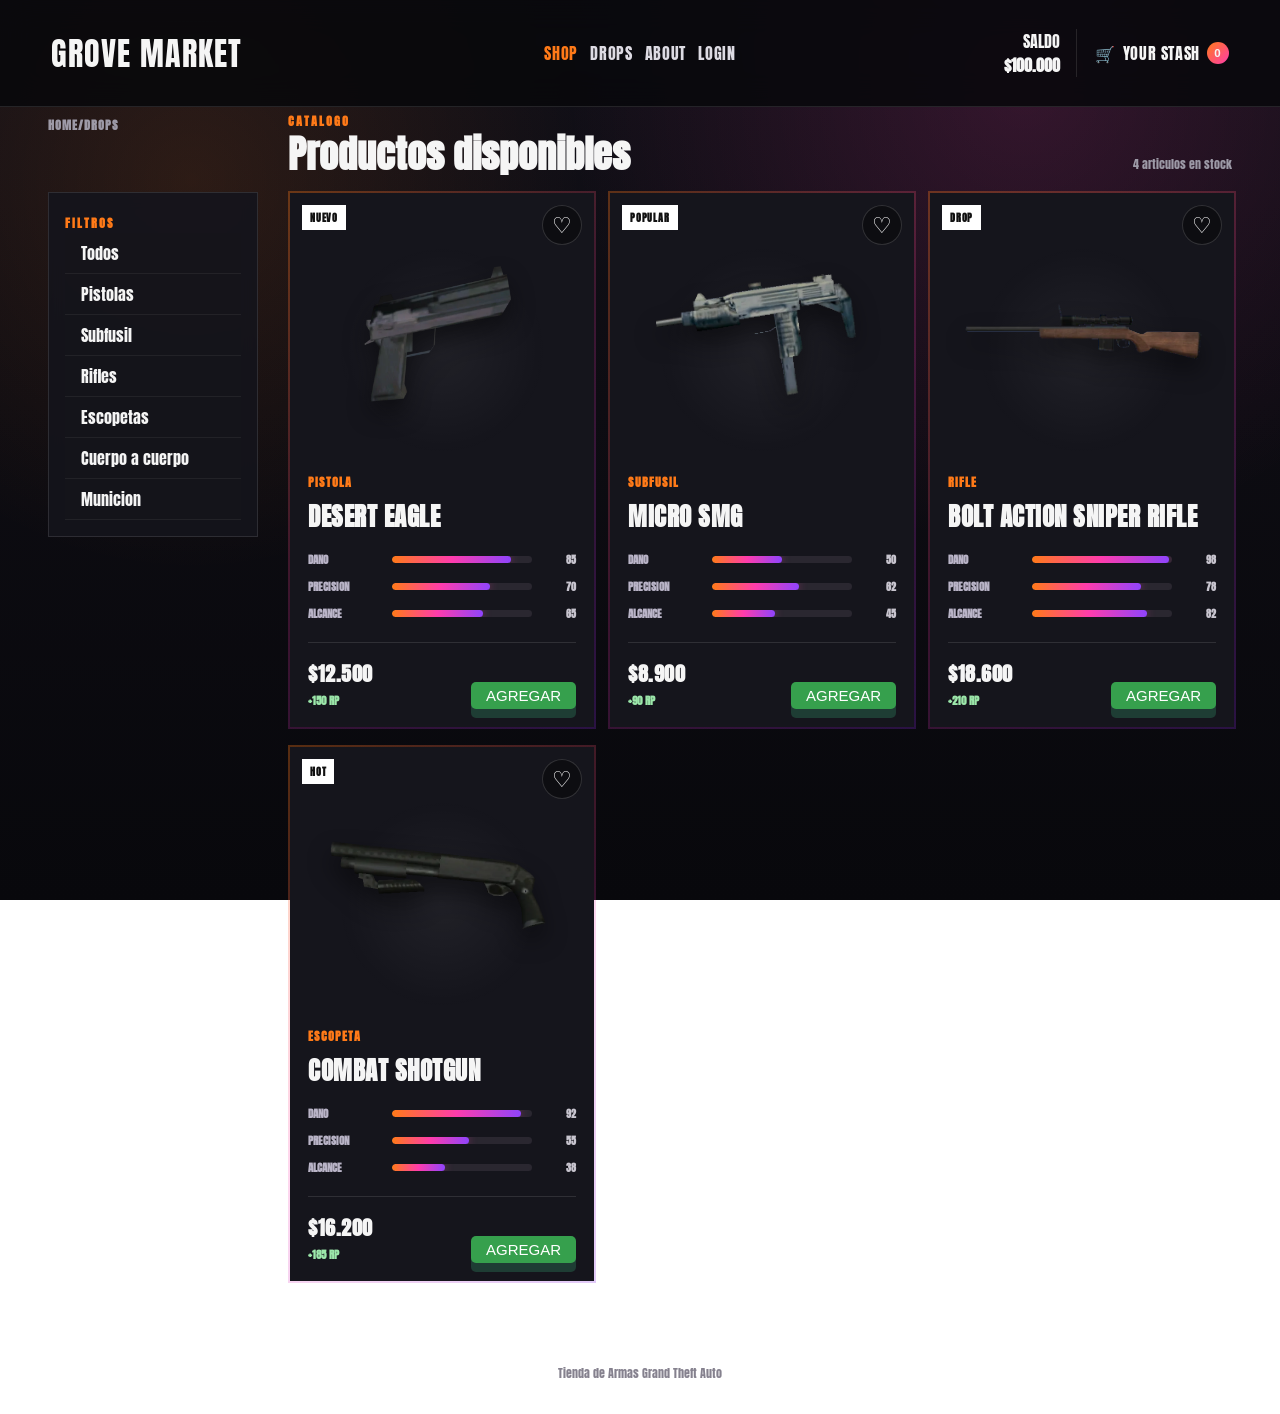
<file: index.html>
<!DOCTYPE html>
<html lang="es">

<head>
    <meta charset="UTF-8">
    <meta name="viewport" content="width=device-width, initial-scale=1.0">
    <title>Grove Market</title>
    <link rel="stylesheet" href="estilos/style.css">
    <link rel="stylesheet" href="estilos/style-home.css">
    <link rel="stylesheet" href="estilos/product.css">
    <link rel="stylesheet" href="estilos/style-cart.css">
    <link rel="stylesheet" href="estilos/style-checkout.css">
    <link rel="stylesheet" href="estilos/style-login.css">
    <link rel="stylesheet" href="estilos/admin.css">
</head>

<body>
    <header id="header"></header>

    <div id="content"></div>

    <footer id="footer"></footer>

    <script src="scripts/scripts.js"></script>
    <script src="scripts/scripts-home.js"></script>
    <script src="scripts/product.js"></script>
    <script src="scripts/script-cart.js"></script>
    <script src="scripts/script-checkout.js"></script>
    <script src="scripts/login.js"></script>
    <script src="scripts/admin.js"></script>
</body>

</html>
</file>
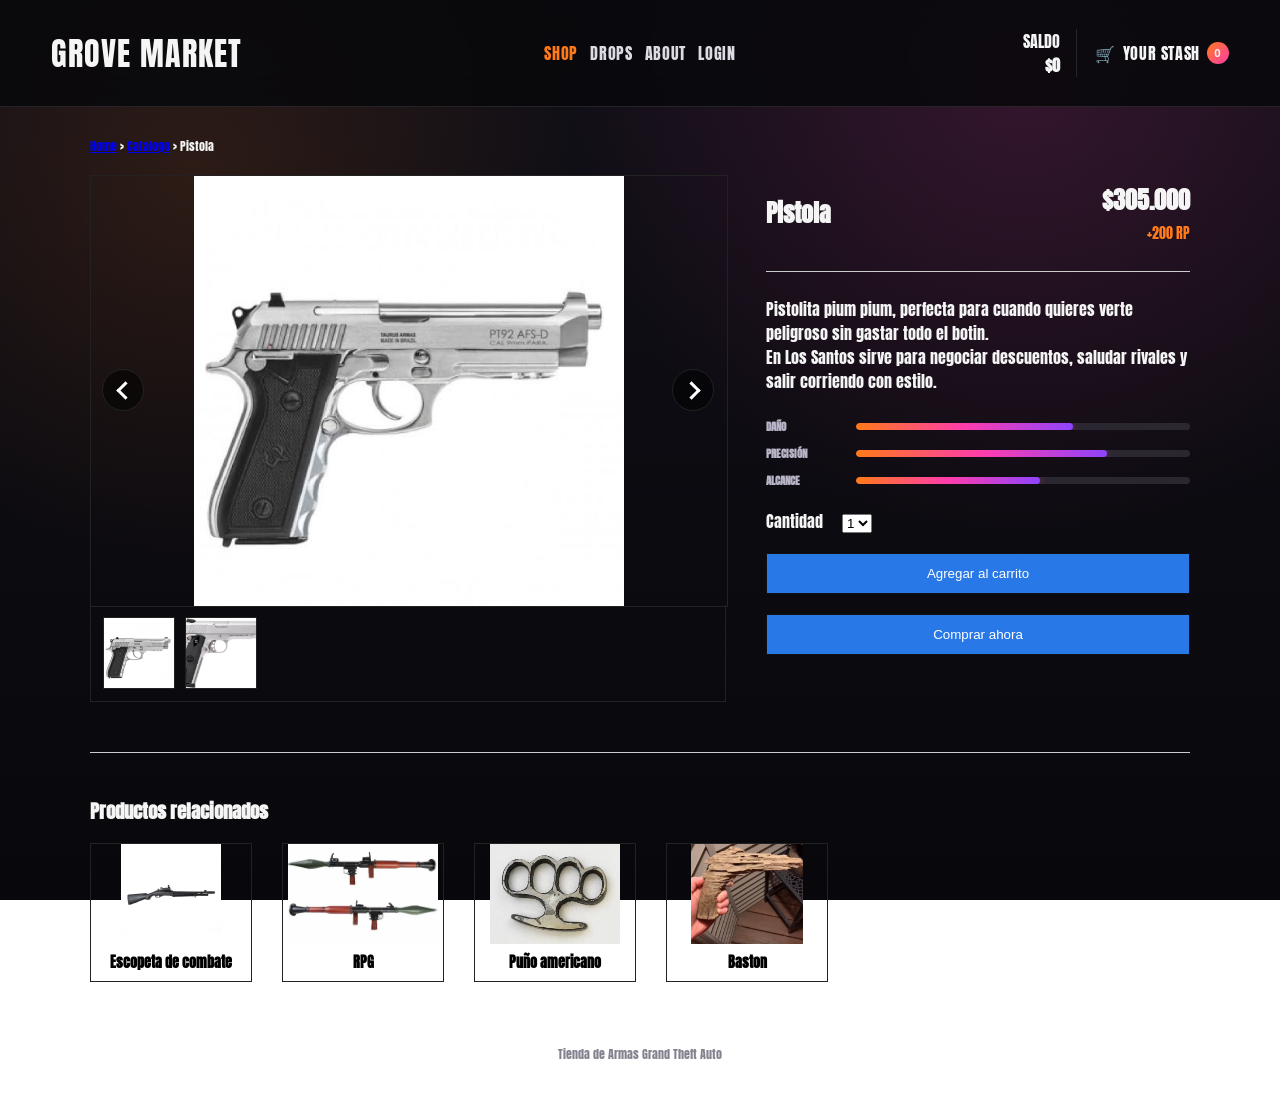
<file: Product/product.html>
<!DOCTYPE html>
<html lang="es">

<head>
    <meta charset="UTF-8">
    <meta name="viewport" content="width=device-width, initial-scale=1.0">
    <title>Producto</title>

    <link rel="stylesheet" href="../estilos/style.css">
    <link rel="stylesheet" href="./product.css">
</head>

<body>
    <header id="header"></header>

    <main class="detalle-producto">
        <!-- Ruta de navegacion del producto actual. -->
        <nav class="breadcrumb" aria-label="Breadcrumb">
            <a href="../index.html">Home</a> &gt;
            <a href="../index.html#Catalogo">Catalogo</a> &gt;
            <span id="breadcrumbProducto"></span>
        </nav>

        <!-- Imagen principal y miniaturas del producto. -->
        <section class="producto">
            <div class="producto-imagenes">
                <div class="slider-imagen">
                    <button class="flecha flecha-izquierda" onclick="anterior()" aria-label="Imagen anterior"></button>

                    <img id="imagenProducto" alt="producto">

                    <button class="flecha flecha-derecha" onclick="siguiente()" aria-label="Imagen siguiente"></button>
                </div>

                <div class="miniaturas">
                    <img src="../assets-img/Pistola.jpg" alt="Pistola principal" onclick="mostrarImagenPorIndice(0)">
                    <img src="../assets-img/pistola2.jpg" alt="Pistola secundaria" onclick="mostrarImagenPorIndice(1)">
                </div>
            </div>

            <!-- Informacion y acciones del producto seleccionado. -->
            <div class="producto-info">
                <div class="producto-titulo">
                    <h1 id="nombreProducto"></h1>
                    <div class="producto-precio">
                        <h2 id="precioProducto"></h2>
                        <span id="rpProducto"></span>
                    </div>
                </div>

                <p id="descripcionProducto"></p>

                <!-- Estadisticas del producto seleccionado. -->
                <div class="weapon-stats" id="estadisticasProducto"></div>

                <label for="cantidadProducto">Cantidad</label>
                <select id="cantidadProducto">
                    <option value="1">1</option>
                    <option value="2">2</option>
                    <option value="3">3</option>
                    <option value="4">4</option>
                    <option value="5">5</option>
                </select>

                <button>Agregar al carrito</button>
                <button>Comprar ahora</button>
            </div>
        </section>

        <section class="productos-relacionados">
            <h3>Productos relacionados</h3>

            <div class="relacionados-lista" id="productosRelacionados"></div>
        </section>
    </main>

    <footer id="footer"></footer>

    <script src="../scripts/scripts.js"></script>
    <script src="./product.js"></script>
</body>

</html>
</file>
<file: estilos/style.css>
@import url('https://fonts.googleapis.com/css2?family=Anton&display=swap');

:root {
  --bg: #08080c;
  --panel: #15151c;
  --panel-2: #101016;
  --text: #f5f5f5;
  --muted: #9d9aa7;
  --border: rgba(255,255,255,.11);
  --orange: #ff7a18;
  --pink: #ff3cac;
  --purple: #8a2be2;
  --green: #36a04d;
  --danger: #ff4d5d;
}
body{
    margin: 0;
    min-height: 100vh;

    font-family: "Anton", sans-serif;

    color: #f5f5f5;

    background:
        radial-gradient(
            circle at 80% 10%,
            rgba(255, 60, 172, 0.15),
            transparent 35%
        ),
        radial-gradient(
            circle at 15% 20%,
            rgba(255, 122, 24, 0.12),
            transparent 30%
        ),
        linear-gradient(
            180deg,
            #121018 0%,
            #0d0c12 45%,
            #08080c 100%
        );

    background-attachment: fixed;
      box-sizing: border-box;
}
html {
    scroll-behavior: smooth;
}


header{
    display: flex;
    align-items: center;
    justify-content: space-evenly;
    border-bottom: 0.5px solid #dfdfdf;
    flex-wrap: wrap;
    position: sticky;
    top: 0;
    z-index: 100;
    min-height: 78px;
    grid-template-columns: auto 1fr auto;
    align-items: center;
    gap: 28px;
    padding: 14px clamp(18px, 4vw, 64px);
    border-bottom: 1px solid var(--border);
    background: rgba(8,8,12,.88);
    backdrop-filter: blur(16px);
}

header section:nth-child(2){
    display: flex;
    gap: 12px;
}

header a{
    text-decoration: none;
    color: inherit;
}

header a:hover{
    color: orange;
}

header span.logo{
    display: none;
}

header p:hover span.logo {
  display: inline;
}

footer{
    padding: 20px;
    border-top: 1px solid var(--border);
    color: #85818e;
    text-align: center;
    font-size: .74rem;
}
button, a { 
    -webkit-tap-highlight-color: transparent; 
}

.brand {
  font-family: Anton, Impact, sans-serif;
  font-size: clamp(1.4rem, 3vw, 2rem);
  letter-spacing: 1px;
  text-decoration: none;
  white-space: nowrap;
}
.main-nav { 
    display: flex; 
    gap: 22px; 
    justify-content: center; 
}
.main-nav a {
  position: relative;
  text-decoration: none;
  font-family: Anton, Impact, sans-serif;
  letter-spacing: .7px;
  color: #dddbe3;
}
.main-nav a:hover, .main-nav a.active { 
    color: var(--orange); 
}

.balance-box{
    display: flex;
    flex-direction: column;
    align-items: flex-end;
    min-width: 105px;
    padding: 7px 10px;
    border-right: 1px solid var(--border);
}
.cart-link {
  position: relative;
  display: flex;
  align-items: center;
  gap: 7px;
  text-decoration: none;
  font-family: Anton, Impact, sans-serif;
  letter-spacing: .6px;
  white-space: nowrap;
}
.cart-count {
  min-width: 22px;
  height: 22px;
  display: grid;
  place-items: center;
  border-radius: 50%;
  background: linear-gradient(135deg, var(--orange), var(--pink));
  font-family: Inter, sans-serif;
  font-size: .72rem;
  font-weight: 900;
}
.cart-count {
  min-width: 22px;
  height: 22px;
  display: grid;
  place-items: center;
  border-radius: 50%;
  background: linear-gradient(135deg, var(--orange), var(--pink));
  font-family: Inter, sans-serif;

}

/* Alineacion final del encabezado */
header {
    display: grid;
    grid-template-columns: minmax(220px, 1fr) auto minmax(220px, 1fr);
    justify-content: initial;
    flex-wrap: nowrap;
}

header > section:first-child {
    justify-self: start;
}

header > .main-nav {
    justify-self: center;
}

header > .header-actions {
    justify-self: end;
    margin-right: 18px;
}

header > section:last-child {
    justify-self: end;
}

.balance-box {
    min-width: auto;
    padding: 0 16px 0 0;
}

/* Correccion del encabezado en una sola fila */
header {
    grid-template-columns: minmax(220px, 1fr) auto minmax(220px, 1fr);
}

header > .header-actions {
    display: flex;
    align-items: center;
    justify-self: end;
    gap: 18px;
    margin-right: 0;
}

header > section:last-child {
    justify-self: initial;
}

/* Encabezado alineado: logo izquierda, menu centro, saldo y carrito derecha */
header {
    display: grid;
    grid-template-columns: minmax(220px, 1fr) auto minmax(220px, 1fr);
    align-items: center;
    justify-content: initial;
    flex-wrap: nowrap;
}

header > section:first-child {
    justify-self: start;
}

header > .main-nav {
    justify-self: center;
}

header > .header-actions {
    display: flex;
    align-items: center;
    justify-content: flex-end;
    justify-self: end;
    gap: 18px;
    margin-right: 0;
}

header > .header-actions .balance-box {
    min-width: auto;
    padding: 0 16px 0 0;
}





/* Adaptacion del encabezado a pantallas medianas y pequenas */
@media (max-width: 900px) {
    header {
        grid-template-columns: 1fr auto;
        gap: 12px 18px;
    }

    header > .main-nav {
        grid-column: 1 / -1;
        grid-row: 2;
        justify-self: center;
    }

    header > .header-actions {
        justify-self: end;
    }
}

@media (max-width: 560px) {
    header {
        grid-template-columns: 1fr;
        justify-items: center;
        padding: 12px 16px;
    }

    header > section:first-child,
    header > .main-nav,
    header > .header-actions {
        justify-self: center;
    }

    header > .header-actions {
        flex-wrap: wrap;
        justify-content: center;
        gap: 10px;
    }

    header > .header-actions .balance-box {
        align-items: center;
        border-right: none;
        padding-right: 0;
    }
}
</file>
<file: estilos/style-home.css>
/* mensale alerta */
.mensaje-alerta-container {
  display: none;
  position: fixed;
  top: 90px;
  right: 25px;
  z-index: 1000;
  padding: 15px 22px;
  background:
    linear-gradient(#15151c, #15151c) padding-box,
    linear-gradient(135deg,
      #ff7a18,
      #ff3cac,
      #8a2be2) border-box;
  border: 2px solid transparent;
  border-radius: 8px;
  box-shadow: 0 10px 30px rgba(0, 0, 0, 0.5);
  animation: aparecerMensaje 0.3s ease;
}

@keyframes aparecerMensaje {
  from {
    opacity: 0;
    transform: translateX(30px);
  }

  to {
    opacity: 1;
    transform: translateX(0);
  }
}

/* estilos para el contenido de HOME.HTML */
div.contenedor {
  display: flex;
  flex-direction: column;
  align-items: flex-start;
  gap: 25px;
  width: 100%;
}

.section-heading {
  display: flex;
  align-items: end;
  justify-content: space-between;
  gap: 20px;
  margin-bottom: 18px;
}

.stock-note {
  color: var(--muted);
  font-size: .78rem;
}

.eyebrow,
.panel-title {
  color: var(--orange);
  font-size: .72rem;
  font-weight: 900;
  letter-spacing: 1.4px;
  text-transform: uppercase;
}


.product-grid {
  display: grid;
  grid-template-columns: repeat(3, minmax(0, 1fr));
  gap: 20px;
}

.product-card {
  position: relative;
  overflow: hidden;
  min-width: 0;
  border: 2px solid transparent;
  background:
    linear-gradient(#15151c, #15151c) padding-box,
    linear-gradient(135deg, rgba(255, 122, 24, .32), rgba(255, 60, 172, .20), rgba(138, 43, 226, .25)) border-box;
  transition: transform .2s ease, box-shadow .2s ease;
}

.product-card:hover {
  transform: translateY(-5px);
  box-shadow: 0 20px 46px rgba(0, 0, 0, .36);
  background:
    linear-gradient(#15151c, #15151c) padding-box,
    linear-gradient(135deg, var(--orange), var(--pink), var(--purple)) border-box;
}

.weapon-stats {
  display: flex;
  flex-direction: column;
  gap: 9px;
  margin-bottom: 18px;
}

.product-content {
  padding: 18px;
}

.name-product {
  margin: 0 0 16px;
  font-family: Anton, Impact, sans-serif;
  font-size: 1.55rem;
  letter-spacing: .5px;
  text-transform: uppercase;
}

/* estilos para el titulo del producto <a>*/
.product-title-link {
  text-decoration: none;
  color: inherit;
}

.product-title-link:hover .name-product {
  color: var(--orange);
}

/* editar categoria del producto */
.product-category {
  display: block;
  color: var(--orange);
  font-size: 0.72rem;
  font-weight: 800;
  letter-spacing: 1px;
  text-transform: uppercase;
  margin-bottom: 7px;
}

.product-footer>div {
  display: flex;
  flex-direction: column;
  gap: 4px;
}

.product-price {
  font-size: 1.3rem;
  font-weight: 900;
  color: var(--text);
}

.product-footer {
  display: flex;
  align-items: flex-end;
  justify-content: space-between;
  gap: 14px;

  padding-top: 16px;
  border-top: 1px solid var(--border);
}

.weapon-stats {
  display: flex;
  flex-direction: column;
  gap: 10px;
  margin-bottom: 20px;
}

.stat {
  display: grid;
  grid-template-columns: 72px 1fr 28px;
  gap: 9px;
  align-items: center;
}

.stat b {
  color: #c7c4ce;
  font-size: .62rem;
  text-align: right;
}

.stat span {
  font-size: 0.7rem;
  color: var(--muted);
  text-transform: uppercase;
  font-weight: 700;
}

.stat-bar {
  height: 7px;
  background: #2a2730;
  border-radius: 999px;
  overflow: hidden;
}

.stat-value {
  height: 100%;
  border-radius: inherit;

  background: linear-gradient(90deg,
      var(--orange),
      var(--pink),
      var(--purple));

  box-shadow: 0 0 10px rgba(255, 60, 172, 0.4);
}

/*botones*/
.favorite-btn {
  position: absolute;
  top: 12px;
  right: 12px;
  width: 40px;
  height: 40px;
  display: grid;
  place-items: center;
  border-radius: 50%;
  border: 1px solid rgba(255, 255, 255, 0.15);
  background: rgba(10, 10, 14, 0.7);
  color: white;
  font-size: 1.4rem;
  cursor: pointer;
  backdrop-filter: blur(8px);
  transition: 0.2s ease;
}

.favorite-btn:hover {
  color: var(--pink);
  border-color: var(--pink);
  transform: scale(1.08);
}

.favorite-btn:hover {
  color: var(--pink);
  border-color: var(--pink);
  transform: scale(1.08);
}

.btn-agregar-item {
  display: inline-block;
  padding: 5px 15px;
  font-size: 15px;
  cursor: pointer;
  text-align: center;
  text-decoration: none;
  color: #fff;
  background-color: #36a04d;
  border: none;
  border-radius: 5px;
  box-shadow: 0 9px #1e3d34;
}

button:active {
  box-shadow: 0 5px #666;
  transform: translateY(4px);
}

/* estadísticas */

.product-detail-info {
  display: flex;
  flex-direction: column;
  justify-content: center;
  padding: 18px 8px;
}

.product-detail-info h1 {
  font-size: clamp(2.4rem, 5vw, 4.4rem);
  line-height: .95;
}

.product-description {
  color: #c5c2cb;
  line-height: 1.72;
}

.detail-stats {
  display: flex;
  flex-direction: column;
  gap: 13px;
  margin: 20px 0 26px;
}

.detail-stats .stat {
  grid-template-columns: 86px 1fr 34px;
}

/* pie de pagina del producto */
.product-footer {
  display: flex;
  align-items: flex-end;
  justify-content: space-between;
  gap: 12px;
  padding-top: 15px;
  border-top: 1px solid var(--border);
}

.product-footer>div,
.detail-purchase>div {
  display: flex;
  flex-direction: column;
  gap: 3px;
}

.product-price {
  font-family: Anton, Impact, sans-serif;
  font-size: 1.28rem;
  letter-spacing: .5px;
}

.respect-points {
  color: #9ce7aa;
  font-size: .7rem;
  font-weight: 800;
}

#carrito {
  position: absolute;
  right: 0px;
  top: 100px;
}


div.contenedor {
  display: flex;
  flex-direction: row;

}

div#home-content {
  display: flex;
  flex-direction: column;
  margin: 25px;
  gap: 12px;
}

div.contenedor>div {
  margin: 5px;
}

.product-badge {
  position: absolute;
  z-index: 4;
  top: 12px;
  left: 12px;
  padding: 5px 8px;
  background: #fff;
  color: #111;
  font-size: .62rem;
  font-weight: 900;
  letter-spacing: .8px;
}

/* Usa una consulta de medios y muestra los elementos flexibles en vertical si la pantalla mide menos de 600px */
@media screen and (max-width:360px) {
  div.contenedor {
    flex-direction: column;
  }
}

/* division de filtros */
ul {
  list-style-type: none;
  margin: 0;
  padding: 0;
  width: 200px;
  background: rgba(21, 21, 28, .74);
}

li a {
  display: block;
  color: inherit;
  padding: 8px 16px;
  text-decoration: none;
  border-bottom: 1px solid rgba(255, 255, 255, .06);
}

/* Cambia el color del enlace y del fondo al pasar el cursor */
li a:hover {
  background-color: #555555;
  color: white;
}

/* contenedor filtros*/
.shop-section .filtros {
  position: sticky;
  top: 100px;

  align-self: flex-start;

  padding: 16px;

  border: 1px solid var(--border);

  background: rgba(21, 21, 28, 0.9);

  backdrop-filter: blur(8px);

  z-index: 10;
}

/* editar imagen */
.product-image {
  height: 230px;
  display: grid;
  place-items: center;
  padding: 24px 18px 8px;
  text-decoration: none;
  perspective: 900px;
  background: radial-gradient(circle at 50% 60%, rgba(255, 255, 255, .05), transparent 48%);
}

.product-image img {
  width: 92%;
  height: 100%;
  object-fit: contain;
  transition: transform 1.2s ease;
  filter: drop-shadow(0 12px 12px rgba(0, 0, 0, .45));
}

.product-card:hover .product-image img {
  transform: rotateY(360deg) scale(1.08);
}

/* consultas de medios */
@media (max-width: 1050px) {
  .product-grid {
    grid-template-columns: repeat(2, minmax(0, 1fr));
  }

  .cart-item {
    grid-template-columns: 120px 1fr auto;
  }

  .quantity-control {
    grid-column: 2;
    justify-self: start;
  }

  .item-subtotal,
  .remove-btn {
    justify-self: end;
  }
}

@media (max-width: 800px) {
  .site-header {
    grid-template-columns: 1fr auto;
    gap: 10px;
  }

  .main-nav {
    grid-column: 1 / -1;
    grid-row: 2;
    justify-content: flex-start;
    overflow-x: auto;
  }

  .header-actions {
    justify-self: end;
  }

  .cart-link>span:nth-child(2) {
    display: none;
  }

  .catalog-layout {
    grid-template-columns: 1fr;
  }

  .filters-panel {
    position: static;
    flex-direction: row;
    gap: 4px;
    overflow-x: auto;
  }

  .filters-panel .panel-title {
    display: none;
  }

  .filter-btn {
    flex: 0 0 auto;
    border: 1px solid var(--border);
  }

  .product-detail {
    grid-template-columns: 1fr;
  }

  .product-detail-visual {
    min-height: 360px;
  }

  .cart-layout {
    grid-template-columns: 1fr;
  }

  .cart-summary {
    position: static;
  }
}

@media (max-width: 580px) {
  .page-shell {
    width: min(100% - 22px, 1280px);
    padding-top: 22px;
  }

  .site-header {
    padding: 12px 14px;
  }

  .balance-box {
    min-width: auto;
  }

  .balance-label {
    display: none;
  }

  .hero {
    padding: 24px;
    min-height: 0;
  }

  .hero-stamp {
    display: none;
  }

  .product-grid {
    grid-template-columns: 1fr;
  }

  .section-heading {
    align-items: flex-start;
    flex-direction: column;
  }

  .product-card {
    max-width: 420px;
    width: 100%;
    margin: 0 auto;
  }

  .about-strip {
    flex-direction: column;
  }

  .product-detail {
    padding: 14px;
  }

  .product-detail-visual {
    min-height: 300px;
  }

  .product-detail-visual>img {
    height: 260px;
  }

  .detail-purchase {
    align-items: stretch;
    flex-direction: column;
  }

  .cart-item {
    grid-template-columns: 90px 1fr;
    gap: 12px;
  }

  .cart-thumb {
    height: 80px;
  }

  .quantity-control,
  .item-subtotal,
  .remove-btn {
    grid-column: 2;
    justify-self: start;
  }

  .cart-title-row .back-link {
    margin: 0;
  }
}

/* Ajuste de distribucion del catalogo */
#home-content {
  width: min(100% - 48px, 1180px);
  margin: 34px auto 48px;
}

#home-content>h3 {
  margin: 0 0 20px;
  color: var(--muted);
  font-size: 0.78rem;
  letter-spacing: 1px;
}

#home-content .contenedor {
  display: grid;
  grid-template-columns: 220px minmax(0, 1fr);
  align-items: start;
  gap: 26px;
  width: 100%;
}

.shop-section {
  width: 100%;
}

.shop-section .filtros {
  position: sticky;
  top: 104px;
  width: 100%;
  box-sizing: border-box;
}

.shop-section .filtros ul {
  width: 100%;
}

#home-content .contenedor>section {
  width: 100%;
  min-width: 0;
}

.section-heading h2 {
  margin: 4px 0 0;
  font-size: clamp(1.8rem, 3vw, 2.6rem);
  line-height: 1;
}

.product-grid {
  grid-template-columns: repeat(auto-fit, minmax(230px, 1fr));
  align-items: stretch;
}

.product-card {
  width: 100%;
}

@media (max-width: 800px) {
  #home-content {
    width: min(100% - 24px, 1180px);
    margin-top: 24px;
  }

  #home-content .contenedor {
    grid-template-columns: 1fr;
  }

  .shop-section .filtros {
    position: static;
  }
}

/* Alineacion final del home */
div#home-content {
  width: min(100% - 80px, 1380px);
  margin: 34px auto 48px;
  gap: 24px;
}

div#home-content .contenedor {
  display: grid;
  grid-template-columns: 210px minmax(0, 1fr);
  align-items: start;
  gap: 30px;
  width: 100%;
}

div#home-content .contenedor>div:first-child {
  margin: 83px 0 0;
}

div#home-content .contenedor>section {
  width: 100%;
  min-width: 0;
}

.shop-section .filtros {
  width: 210px;
}

.product-grid {
  grid-template-columns: repeat(3, minmax(260px, 1fr));
  gap: 18px;
}

@media (max-width: 1100px) {
  div#home-content {
    width: min(100% - 48px, 1380px);
  }

  .product-grid {
    grid-template-columns: repeat(2, minmax(240px, 1fr));
  }
}

@media (max-width: 800px) {
  div#home-content {
    width: min(100% - 24px, 1380px);
  }

  div#home-content .contenedor {
    grid-template-columns: 1fr;
  }

  div#home-content .contenedor>div:first-child {
    margin: 0;
  }

  .shop-section .filtros {
    width: 100%;
  }

  .product-grid {
    grid-template-columns: 1fr;
  }
}

/* Alineacion con los limites marcados */
div#home-content {
  width: min(100% - 96px, 1390px);
  margin: 0px auto 48px;
}

div#home-content>h3 {
  margin-left: 240px;
}

div#home-content .contenedor {
  grid-template-columns: 210px minmax(0, 1fr);
  gap: 30px;
}

.section-heading {
  width: 100%;
}

.product-grid {
  grid-template-columns: repeat(3, minmax(0, 1fr));
  gap: 16px;
}

@media (max-width: 800px) {
  div#home-content>h3 {
    margin-left: 0;
    margin-top: 40px;
  }
}

/* HOME/DROPS alineado con el filtro */
div#home-content>h3 {
  margin-left: 0;
  margin-top: 100px;
  margin-bottom: 44px;
}

/* Filtro alineado con el inicio de las tarjetas */
div#home-content .contenedor>div:first-child {
  margin-top: 64px;
}

/* HOME/DROPS integrado a la columna de filtros */
.filtros-columna {
  margin-top: 0;
}

.home-route {
  margin: 18px 0 0;
  color: var(--muted);
  font-size: 0.78rem;
  letter-spacing: 1px;
}

.filtros-columna .shop-section {
  margin-top: 66px;
}

/* El margen vertical ahora lo controla el filtro, no toda la columna */
div#home-content .contenedor>.filtros-columna {
  margin-top: 0;
}

/* Correccion de especificidad para la columna de filtros */
div#home-content .contenedor>div.filtros-columna:first-child {
  margin-top: 0;
}

/* Alinear numeros de estadisticas en tarjetas del home */
.weapon-stats.compact .stat {
  grid-template-columns: 74px minmax(0, 1fr) 34px;
  column-gap: 10px;
}

.weapon-stats.compact .stat b {
  align-self: center;
  justify-self: end;
  min-width: 24px;
  line-height: 1;
}

.weapon-stats.compact .stat-bar {
  align-self: center;
  width: 100%;
}

/* Alinear HOME/DROPS con catalogo y mantener filtros con las tarjetas */
.filtros-columna .shop-section {
  margin-top: 0;
}

.home-route {
  margin-top: 8px;
}

.filtros-columna .filtros {
  margin-top: 58px;
}
/* Adaptacion final del catalogo */
@media (max-width: 1200px) {
  div#home-content {
    width: min(100% - 48px, 1180px);
  }

  .product-grid {
    grid-template-columns: repeat(2, minmax(0, 1fr));
  }
}

@media (max-width: 760px) {
  div#home-content {
    width: min(100% - 24px, 1180px);
    margin-top: 22px;
  }

  div#home-content .contenedor {
    grid-template-columns: 1fr;
    gap: 20px;
  }

  .home-route {
    margin-top: 0;
  }

  .filtros-columna .filtros {
    width: 100%;
    margin-top: 14px;
    position: static;
  }

  .shop-section .filtros ul {
    width: 100%;
  }

  .section-heading {
    align-items: flex-start;
    flex-direction: column;
    gap: 8px;
  }

  .product-grid {
    grid-template-columns: 1fr;
  }
}
</file>
<file: estilos/product.css>
.detalle-producto {
    width: 90%;
    max-width: 1100px;
    margin: 30px auto;
}

/* Muestra la barra de ubicacion*/
.breadcrumb {
    font-size: 12px;
    margin-bottom: 20px;
}

.producto {
    display: flex;
    gap: 40px;
}

.producto-imagenes {
    width: 60%;
}

.producto-imagenes > img {
    display: block;
    width: 100%;
    height: 430px;
    object-fit: contain;
    border: 1px solid #222;
}
.producto-info {
    width: 40%;
}

.weapon-stats {
    display: flex;
    flex-direction: column;
    gap: 10px;
    margin-bottom: 20px;
}

.stat {
    display: grid;
    grid-template-columns: 80px 1fr;
    gap: 10px;
    align-items: center;
}

.stat span {
    color: #b9b4c7;
    font-size: 0.7rem;
    font-weight: 700;
    text-transform: uppercase;
}

.stat-bar {
    height: 7px;
    overflow: hidden;
    border-radius: 999px;
    background: #2a2730;
}

.stat-value {
    height: 100%;
    border-radius: inherit;
    background: linear-gradient(90deg, #ff7a18, #ff3cac, #8f44fd);
    box-shadow: 0 0 10px rgba(255, 60, 172, 0.4);
}

.producto-titulo {
    display: flex;
    justify-content: space-between;
    gap: 20px;
    align-items: center;
    border-bottom: 1px solid #ccc;
    padding-bottom: 20px;
}

.producto-precio {
    text-align: right;
}

.producto-precio h2 {
    margin: 0;
}

#rpProducto {
    display: block;
    margin-top: 5px;
    color: #ff7a18;
    font-size: 0.85rem;
}

.producto-info p {
    margin: 25px 0;
    line-height: 1.5;
    white-space: pre-line;
}

.producto-info select {
    margin-left: 15px;
}

.producto-info button {
    display: block;
    width: 100%;
    margin-top: 20px;
    padding: 12px 15px;
    color: white;
    background-color: #36a04d;
    border: none;
    border-radius: 5px;
    box-shadow: 0 5px #1e3d34;
    cursor: pointer;
}

.producto-info button:hover {
    background-color: #3eb85a;
}

.producto-info button:active {
    box-shadow: 0 2px #1e3d34;
    transform: translateY(3px);
}

.productos-relacionados {
    margin-top: 50px;
    border-top: 1px solid #ccc;
    padding-top: 25px;
}

.relacionados-lista {
    display: flex;
    gap: 30px;
}

.relacionados-lista article {
    width: 160px;
    border: 1px solid #222;
}

.relacionados-lista a {
    display: block;
    color: var(--text);
    text-decoration: none;
}

.relacionados-lista img {
    width: 100%;
    height: 100px;
    object-fit: contain;
    display: block;
}

.relacionados-lista h4 {
    margin: 8px;
    font-size: 14px;
    text-align: center;
}


/* Productos relacionados */
.relacionados-lista a {
    color: var(--text);
}

.relacionados-lista h4 {
    color: var(--text);
}

.relacionados-lista a:hover h4 {
    color: var(--orange);
}



/* Ruta de navegacion del producto */
.breadcrumb,
.breadcrumb a {
    color: var(--text);
}

.breadcrumb a {
    text-decoration: none;
}

.breadcrumb a:hover {
    color: var(--orange);
}

#breadcrumbProducto {
    color: var(--orange);
}


/* Adaptacion de producto a pantallas medianas y pequenas */
@media (max-width: 900px) {
    .detalle-producto {
        width: min(100% - 32px, 1100px);
    }

    .producto {
        flex-direction: column;
        gap: 28px;
    }

    .producto-imagenes,
    .producto-info {
        width: 100%;
    }

    .producto-imagenes > img {
        height: min(430px, 62vw);
    }

    .productos-relacionados {
        margin-top: 36px;
    }

    .relacionados-lista {
        flex-wrap: wrap;
    }
}

@media (max-width: 560px) {
    .detalle-producto {
        width: min(100% - 22px, 1100px);
        margin: 20px auto;
    }

    .producto-titulo {
        flex-direction: column;
        align-items: flex-start;
    }

    .producto-precio {
        text-align: left;
    }

    .producto-imagenes > img {
        height: 300px;
    }

    .stat {
        grid-template-columns: 76px minmax(0, 1fr);
    }

    .relacionados-lista article {
        width: calc(50% - 15px);
        min-width: 130px;
    }
}
</file>
<file: estilos/style-cart.css>
/* estilos para el contenido de CARRITO.HTML */

#carrito-content {
    margin: 25px;
    padding: 20px;
    color: #f5f5f5;
}

#carrito-content h2 {
    text-align: center;
    margin-bottom: 35px;
}

/* CONTENEDOR PRINCIPAL */

#contenedor-carrito {
    display: flex;
    justify-content: center;
    align-items: flex-start;
    gap: 30px;
    max-width: 1200px;
    margin: 0 auto;
}

/* LISTA DE PRODUCTOS */

#lista-carrito {
    flex: 1;
    min-width: 0;
}

/* ENCABEZADO */

.encabezado-carrito {
    display: grid;
    grid-template-columns: 2fr 1fr 1fr;
    gap: 20px;

    padding: 12px 10px;

    border-bottom: 1px solid rgba(255, 255, 255, 0.15);

    font-size: 0.8rem;
}

/* PRODUCTO */

.producto-carrito {
    display: grid;
    grid-template-columns: 2fr 1fr 1fr;
    gap: 20px;

    align-items: center;

    padding: 20px;

    background: rgba(255, 255, 255, 0.03);

    border: 1px solid rgba(255, 255, 255, 0.15);

    margin-bottom: 12px;

    transition: 0.2s ease;
}

.producto-carrito:hover {
    background: rgba(255, 255, 255, 0.06);
}

/* INFORMACION DEL PRODUCTO */

.info-producto {
    display: flex;
    align-items: center;
    gap: 20px;
}

.info-producto img {
    width: 100px;
    height: 100px;

    object-fit: contain;

    filter: drop-shadow(
        0 12px 12px rgba(0, 0, 0, 0.45)
    );
}

.info-producto h3 {
    margin: 5px 0 0 0;
}

/* PRECIO */

.producto-carrito .product-price {
    font-size: 1.2rem;
}

/* CANTIDAD */

.controles-cantidad {
    display: flex;
    align-items: center;
    gap: 10px;
}

.controles-cantidad button {
    width: 32px;
    height: 32px;

    border: none;
    border-radius: 5px;

    cursor: pointer;

    color: white;
    background-color: #36a04d;
}

.controles-cantidad span {
    min-width: 20px;
    text-align: center;
}

/* RESUMEN */

#resumen-carrito {
    width: 300px;
    margin-top: 43px;
    padding: 25px;

    box-sizing: border-box;

    background: rgba(255, 255, 255, 0.03);

    border: 1px solid rgba(255, 255, 255, 0.15);
}

#resumen-carrito h3 {
    margin-top: 0;
    margin-bottom: 25px;
}

/* LINEAS DEL RESUMEN */

.linea-resumen {
    display: flex;
    justify-content: space-between;

    margin: 15px 0;
}

/* LINEA */

#resumen-carrito hr {
    border: none;
    border-top: 1px solid rgba(255, 255, 255, 0.15);

    margin: 20px 0;
}

/* TOTAL */

.total {
    font-size: 1.3rem;
}

/* BOTON FINALIZAR */

#finalizar-compra {
    width: 100%;

    margin-top: 20px;

    padding: 10px 15px;

    border: none;
    border-radius: 5px;

    cursor: pointer;

    color: white;
    background-color: #36a04d;

    box-shadow: 0 5px #1e3d34;
}

#finalizar-compra:active {
    box-shadow: 0 2px #1e3d34;
    transform: translateY(3px);
}

/* SEGUIR COMPRANDO */

#seguir-comprando {
    display: block;

    width: fit-content;

    margin-top: 25px;

    padding: 10px 18px;

    color: white;

    background-color: #36a04d;

    border-radius: 5px;

    text-decoration: none;
}

/* Adaptacion a pantallas pequenas */

@media(max-width: 800px) {

    #contenedor-carrito {
        flex-direction: column;
    }

    #lista-carrito {
        width: 100%;
        box-sizing: border-box;
    }

    #resumen-carrito {
        width: 100%;
        margin-top: 0;
    }

}

@media(max-width: 600px) {

    .encabezado-carrito {
        display: none;
    }

    .producto-carrito {
        grid-template-columns: 1fr;
        gap: 15px;
    }

    .info-producto {
        justify-content: flex-start;
    }

}


/* Adaptacion final del carrito */
@media (max-width: 1000px) {
    #contenedor-carrito {
        max-width: 920px;
    }

    .producto-carrito,
    .encabezado-carrito {
        grid-template-columns: 1.6fr 0.8fr 1fr;
    }
}

@media (max-width: 700px) {
    #carrito-content {
        margin: 16px;
        padding: 12px;
    }

    #contenedor-carrito {
        gap: 22px;
    }

    .producto-carrito {
        grid-template-columns: 1fr;
        align-items: start;
    }

    .controles-cantidad {
        justify-content: flex-start;
    }

    #seguir-comprando {
        width: 100%;
        box-sizing: border-box;
        text-align: center;
    }
}
</file>
<file: estilos/style-checkout.css>
/* estilos para checkout */

#checkout-content{
    margin: 25px;
    padding: 20px;
    color: #f5f5f5;
}

#checkout-content h2 {
    text-align: center;
    margin-bottom: 35px;
}

#contenedor-checkout{
    display: flex;
    justify-content: center;
    align-items: flex-start;
    gap: 30px;
    max-width: 1200px;
}

/* Datos  */

#datos-compra{
    flex: 1;
    padding: 25px;
    background: rgba(255, 255, 255, 0.03);
    border: 1px solid rgba(255, 255, 255, 0.15);
}

#datos-compra h3{
    margin-top: 0;
    margin-bottom: 20px;
}

/* Campos */

.campo-formulario{
    display: flex;
    flex-direction: column;
    gap: 7px;
    margin-bottom: 18px;
}

.campo-formulario label{
    font-size: 0.8rem;
}

.campo-formulario input{
    padding: 10px;
    border: 1px solid rgba(255, 255, 255, 0.15);
    border-radius: 5px;
    background: rgba(255, 255, 255, 0.05);
    color: white;
    box-sizing: border-box;
}

.campo-formulario input::placeholder{
    color: #aaa;
}

/* Opciones */

.opciones{
    display: flex;
    flex-direction: column;
    gap: 12px;
    margin-bottom: 25px;
}

.opciones label{
    cursor: pointer;
}

/* Resumen */

#resumen-checkout{
    width: 300px;
    padding: 25px;
    box-sizing: border-box;
    background: rgba(255, 255, 255, 0.03);
    border: 1px solid rgba(255, 255, 255, 0.15);
}

#resumen-checkout h3{
    margin-top: 0;
}

/* Productos */

.producto-checkout{
    display: flex;
    justify-content: space-between;
    gap: 10px;
    margin: 12px 0;
}

/* Lineas */

#resumen-checkout hr{
    border: none;
    border-top: 1px solid rgba(255, 255, 255, 0.15);
    margin: 20px 0;
}

.linea-checkout {
    display: flex;
    justify-content: space-between;
    margin: 15px 0;
}

.total-checkout{
    font-size: 1.3rem;
}

/* Confirmar */

#confirmar-compra{
    width: 100%;
    margin-top: 20px;
    padding: 10px 15px;
    border: none;
    border-radius: 5px;
    cursor: pointer;
    color: white;
    background-color: #36a04d;
    box-shadow: 0 5px #1e3d34;
}

#confirmar-compra:active{
    box-shadow: 0 2px #1e3d34;
    transform: translateY(3px);
}

/* Volver */

#volver-carrito {
    display:block;
    margin: 25px auto 0 auto;
    padding: 10px 18px;
    border: none;
    border-radius: 5px;
    cursor: pointer;
    color: white;
    background-color: #36a04d;
}

/* Adaptacion a pantallas pequenas */
@media(max-width: 800px){

    #contenedor-checkout{
        flex-direction: column;
    }

    #datos-compra{
        width: 100%;
        box-sizing: border-box;
    }

    #resumen-checkout{
        width: 100%;
    }
}


/* Adaptacion final del checkout */
#contenedor-checkout {
    width: min(100%, 1200px);
    margin: 0 auto;
}

@media (max-width: 900px) {
    #checkout-content {
        margin: 16px;
        padding: 12px;
    }

    #contenedor-checkout {
        flex-direction: column;
    }

    #datos-compra,
    #resumen-checkout {
        width: 100%;
        box-sizing: border-box;
    }
}

@media (max-width: 560px) {
    .producto-checkout,
    .linea-checkout {
        gap: 12px;
    }

    #volver-carrito {
        width: 100%;
        box-sizing: border-box;
    }
}
</file>
<file: estilos/style-login.css>
.auth-page {

    min-height: calc(100vh - 100px);

    display: flex;

    justify-content: center;
    align-items: center;

    padding: 50px 20px;
}


.auth-container {

    width: 100%;
    max-width: 470px;

    padding: 32px;

    border: 2px solid transparent;

    border-radius: 12px;

    background:
        linear-gradient(
            rgba(21, 21, 28, 0.97),
            rgba(21, 21, 28, 0.97)
        ) padding-box,

        linear-gradient(
            135deg,
            #ff7a18,
            #ff3cac,
            #8a2be2
        ) border-box;

    box-shadow:
        0 25px 60px rgba(0, 0, 0, 0.55);
}


.auth-header {

    margin-bottom: 25px;
}


.auth-header h1 {

    margin:
        7px 0 5px;

    font-size: 2rem;
}


.auth-header p {

    margin: 0;

    color: #94919d;

    font-family: sans-serif;

    font-size: 14px;
}


.eyebrow {

    color: #ff7a18;

    font-size: 12px;

    letter-spacing: 2px;
}


/* LOGIN / REGISTRO */

.auth-tabs {

    display: grid;

    grid-template-columns:
        repeat(2, 1fr);

    margin-bottom: 25px;

    background: #0d0c12;

    border-radius: 7px;

    overflow: hidden;
}


.auth-tab {

    padding: 12px;

    border: none;

    background: transparent;

    color: #888590;

    font-family: "Anton", sans-serif;

    font-size: 15px;

    cursor: pointer;

    transition: 0.2s;
}


.auth-tab:hover {

    color: white;
}


.auth-tab.active {

    color: white;

    background:
        linear-gradient(
            135deg,
            #ff7a18,
            #ff3cac,
            #8a2be2
        );
}


/* FORM */

.auth-form {

    display: flex;

    flex-direction: column;

    gap: 18px;
}


.auth-form.hidden {

    display: none;
}


.input-group {

    display: flex;

    flex-direction: column;

    gap: 7px;
}


.input-group label {

    font-size: 13px;

    letter-spacing: 1px;

    color: #dedde1;
}


.input-group input {

    width: 100%;

    box-sizing: border-box;

    padding: 13px 14px;

    border-radius: 6px;

    border:
        1px solid
        rgba(255,255,255,0.12);

    outline: none;

    background: #0d0c12;

    color: white;

    font-family: sans-serif;

    font-size: 14px;

    transition: 0.2s;
}


.input-group input:focus {

    border-color: #ff7a18;

    box-shadow:
        0 0 0 3px
        rgba(255, 122, 24, 0.12);
}


.input-group input.input-invalid {

    border-color: #ff3c5f;
}


.input-group input.input-valid {

    border-color: #42c96b;
}


/* PASSWORD */

.password-box {

    position: relative;
}


.password-box input {

    padding-right: 48px;
}


.show-password {

    position: absolute;

    right: 8px;
    top: 50%;

    transform:
        translateY(-50%);

    border: none;

    background: transparent;

    color: white;

    cursor: pointer;

    font-size: 17px;
}


/* ERRORES */

.input-error {

    min-height: 16px;

    color: #ff5a70;

    font-family: sans-serif;

    font-size: 12px;
}


/* BOTÓN */

.auth-submit {

    margin-top: 5px;

    padding: 13px;

    border: none;

    border-radius: 6px;

    color: white;

    background:
        linear-gradient(
            135deg,
            #ff7a18,
            #ff3cac
        );

    font-family: "Anton", sans-serif;

    font-size: 16px;

    letter-spacing: 1px;

    cursor: pointer;

    transition:
        transform 0.2s,
        box-shadow 0.2s;
}


.auth-submit:hover {

    transform:
        translateY(-2px);

    box-shadow:
        0 10px 25px
        rgba(255, 60, 172, 0.25);
}


.auth-submit:active {

    transform:
        translateY(1px);
}


/* MENSAJES */

.auth-message {

    min-height: 20px;

    text-align: center;

    font-family: sans-serif;

    font-size: 13px;
}


.auth-message.success {

    color: #49d477;
}


.auth-message.error {

    color: #ff5a70;
}


@media (max-width: 580px) {

    .auth-page {

        padding: 25px 15px;
    }


    .auth-container {

        padding: 22px;
    }


    .auth-header h1 {

        font-size: 1.7rem;
    }

}

/*boton cerrar sesion*/
.user-actions {
    display: flex;
    align-items: center;
    gap: 12px;
}

.logout-btn {
    display: none;
    width: 34px;
    height: 34px;
    padding: 0;
    border: 1px solid rgba(255, 255, 255, 0.15);
    border-radius: 50%;
    background: transparent;
    color: white;
    font-size: 18px;
    cursor: pointer;
    align-items: center;
    justify-content: center;
    transition: 0.2s ease;
}

.logout-btn:hover {
    color: #ff3cac;
    border-color: #ff3cac;
    background: rgba(255, 60, 172, 0.08);

}
</file>
<file: estilos/admin.css>
@import url('https://fonts.googleapis.com/css2?family=Anton&display=swap');

html,
body {
    margin: 0;
    min-height: 100%;
}

body {
    font-family: Anton, Impact, sans-serif;
}

.admin {
    display: grid;
    grid-template-columns: 260px minmax(0, 1fr);
    min-height: 100vh;
    color: var(--text, #f5f5f5);
    background:
        radial-gradient(circle at 80% 10%,
            rgba(255, 60, 172, 0.15),
            transparent 35%),
        radial-gradient(circle at 15% 20%,
            rgba(255, 122, 24, 0.12),
            transparent 30%),
        linear-gradient(180deg,
            #121018 0%,
            #0d0c12 45%,
            #08080c 100%);
    background-attachment: fixed;
}

.admin-sidebar {
    min-height: 100vh;
    box-sizing: border-box;
    padding: 22px 16px;
    border-right: 1px solid var(--border, rgba(255, 255, 255, .11));
    background: rgba(12, 12, 16, 0.94);
    backdrop-filter: blur(10px);
}

.admin-logo {
    margin-bottom: 34px;
}

.admin-logo h1 {
    margin: 0;
    color: var(--text, #f5f5f5);
    font-size: 1rem;
    font-weight: 400;
    line-height: 1.3;
    text-transform: uppercase;
}

.admin-menu-titulo {
    display: block;
    margin-bottom: 10px;
    color: var(--muted, #9d9aa7);
    font-size: .72rem;
    letter-spacing: 1.2px;
    text-transform: uppercase;
}

.admin-menu ul {
    list-style-type: none;
    margin: 0;
    padding: 0;
}

.admin-menu li {
    margin-bottom: 6px;
}

.admin-menu a {
    display: block;
    width: 100%;
    box-sizing: border-box;
    padding: 10px 12px;
    color: var(--text, #f5f5f5);
    font-size: .82rem;
    text-decoration: none;
    border: 1px solid transparent;
    border-radius: 6px;
}

.admin-menu a:hover,
.admin-menu a.activo {
    color: white;
    border-color: var(--border, rgba(255, 255, 255, .11));
    background: rgba(255, 255, 255, .07);
}

.admin-contenido {
    min-width: 0;
    padding: 32px;
}

.admin-maleta {
    margin-bottom: 34px;
    padding-bottom: 28px;
    border-bottom: 1px solid var(--border, rgba(255, 255, 255, .11));
}

.admin-formulario {
    display: grid;
    grid-template-columns: repeat(2, minmax(0, 1fr));
    gap: 12px 16px;
    padding: 18px;
    border: 1px solid var(--border, rgba(255, 255, 255, .11));
    background: rgba(21, 21, 28, .74);
}

.admin-formulario label {
    color: var(--muted, #9d9aa7);
    font-size: .72rem;
    letter-spacing: 1px;
    text-transform: uppercase;
}

.admin-formulario input,
.admin-formulario select {
    width: 100%;
    box-sizing: border-box;
    padding: 11px 12px;
    color: var(--text, #f5f5f5);
    border: 1px solid var(--border, rgba(255, 255, 255, .11));
    background: #101016;
    font-family: inherit;
    min-height: 44px;
}

.admin-formulario button {
    grid-column: 1 / -1;
    padding: 12px 15px;
    color: white;
    background-color: var(--green, #36a04d);
    border: none;
    border-radius: 5px;
    box-shadow: 0 5px #1e3d34;
    cursor: pointer;
    font-family: inherit;
    min-height: 44px;
}

.admin-formulario button:hover {
    background-color: #3eb85a;
}

.admin-formulario button:active {
    box-shadow: 0 2px #1e3d34;
    transform: translateY(3px);
}

.admin-form-acciones {
    display: grid;
    grid-column: 1 / -1;
    grid-template-columns: repeat(2, minmax(0, 1fr));
    gap: 12px;
}

.admin-form-acciones button {
    grid-column: auto;
    width: 100%;
}

.admin-form-acciones #cancelarEdicion {
    color: white;
    background: #101016;
    border: 1px solid var(--border, rgba(255, 255, 255, .11));
    box-shadow: 0 5px #050509;
}

.admin-form-acciones #cancelarEdicion:hover {
    background: rgba(255, 255, 255, .08);
}

.admin-form-acciones #cancelarEdicion:active {
    box-shadow: 0 2px #050509;
    transform: translateY(3px);
}

.admin-contenido .product-badge,
.admin-contenido .favorite-btn,
.admin-contenido .btn-agregar-item {
    display: none;
}

.admin-contenido .product-footer {
    justify-content: flex-start;
}

@media (max-width: 900px) {
    .admin-formulario {
        grid-template-columns: repeat(2, minmax(0, 1fr));
    }
}

@media (max-width: 760px) {
    .admin {
        grid-template-columns: 1fr;
    }

    .admin-sidebar {
        min-height: auto;
        border-right: none;
        border-bottom: 1px solid var(--border, rgba(255, 255, 255, .11));
    }

    .admin-menu ul {
        display: flex;
        flex-wrap: wrap;
        gap: 8px;
    }

    .admin-menu li {
        margin-bottom: 0;
    }
}

@media (max-width: 560px) {
    .admin-formulario {
        grid-template-columns: 1fr;
    }
}

.admin-form-columna {
    display: flex;
    flex-direction: column;
    gap: 14px;
}

.admin-campo {
    display: flex;
    flex-direction: column;
    gap: 8px;
}

.admin-menu a.admin-logout {
    color: var(--danger, #ff4d5d);
    border-color: rgba(255, 77, 93, .25);
    background: rgba(255, 77, 93, .08);
}

.admin-menu a.admin-logout:hover {
    color: white;
    border-color: var(--danger, #ff4d5d);
    background: rgba(255, 77, 93, .18);
}

.admin-producto-acciones {
    display: flex;
    gap: 8px;
    margin-top: 12px;
}

.admin-producto-acciones button {
    flex: 1;
    padding: 9px;
    border: 1px solid var(--border, rgba(255, 255, 255, .11));
    color: white;
    background: #101016;
    cursor: pointer;
    font-family: inherit;
}

.admin-producto-acciones button:hover {
    background: rgba(255, 255, 255, .08);
}

.btn-eliminar-producto {
    border-color: #8b2d2d !important;
}

.btn-eliminar-producto:hover {
    background: #8b2d2d !important;
}

.admin-contenido .product-image {
    height: 230px;
    overflow: hidden;
}

.admin-contenido .product-image img {
    display: block;
    width: 92%;
    height: 100%;
    max-width: 100%;
    max-height: 100%;
    object-fit: contain;
}
</file>
<file: Product/product.css>
.detalle-producto {
    width: 90%;
    max-width: 1100px;
    margin: 30px auto;
}

/* Muestra la barra de ubicacion*/
.breadcrumb {
    font-size: 12px;
    margin-bottom: 20px;
}

.producto {
    display: flex;
    gap: 40px;
}

.producto-imagenes {
    width: 60%;
}

.slider-imagen {
    position: relative;
    width: 100%;
    height: 430px;
}

.slider-imagen>img {
    display: block;
    width: 100%;
    height: 430px;
    object-fit: contain;
    border: 1px solid #222;
}

.flecha {
    position: absolute;
    top: 50%;
    z-index: 1;
    width: 42px;
    height: 42px;
    box-sizing: border-box;
    display: flex;
    align-items: center;
    justify-content: center;
    padding: 0;
    border: 1px solid #222;
    border-radius: 50%;
    background: rgba(0, 0, 0, 0.55);
    cursor: pointer;
    transform: translateY(-50%);
}

.flecha::before {
    content: "";
    width: 10px;
    height: 10px;
    border-top: 3px solid white;
    border-right: 3px solid white;
}

.flecha-izquierda {
    left: 12px;
}

.flecha-izquierda::before {
    transform: rotate(-135deg);
    margin-left: 4px;
}

.flecha-derecha {
    right: 12px;
}

.flecha-derecha::before {
    transform: rotate(45deg);
    margin-right: 4px;
}

.flecha:hover {
    background: rgba(0, 0, 0, 0.8);
}

.miniaturas {
    display: flex;
    gap: 10px;
    padding: 12px;
    border: 1px solid #222;
    border-top: none;
}

.miniaturas img {
    width: 70px;
    height: 70px;
    object-fit: cover;
    border: 1px solid #222;
}

.producto-info {
    width: 40%;
}

.weapon-stats {
    display: flex;
    flex-direction: column;
    gap: 10px;
    margin-bottom: 20px;
}

.stat {
    display: grid;
    grid-template-columns: 80px 1fr;
    gap: 10px;
    align-items: center;
}

.stat span {
    color: #b9b4c7;
    font-size: 0.7rem;
    font-weight: 700;
    text-transform: uppercase;
}

.stat-bar {
    height: 7px;
    overflow: hidden;
    border-radius: 999px;
    background: #2a2730;
}

.stat-value {
    height: 100%;
    border-radius: inherit;
    background: linear-gradient(90deg, #ff7a18, #ff3cac, #8f44fd);
    box-shadow: 0 0 10px rgba(255, 60, 172, 0.4);
}

.producto-titulo {
    display: flex;
    justify-content: space-between;
    gap: 20px;
    align-items: center;
    border-bottom: 1px solid #ccc;
    padding-bottom: 20px;
}

.producto-precio {
    text-align: right;
}

.producto-precio h2 {
    margin: 0;
}

#rpProducto {
    display: block;
    margin-top: 5px;
    color: #ff7a18;
    font-size: 0.85rem;
}

.producto-info p {
    margin: 25px 0;
    line-height: 1.5;
    white-space: pre-line;
}

.producto-info select {
    margin-left: 15px;
}

.producto-info button {
    display: block;
    width: 100%;
    margin-top: 20px;
    padding: 12px;
    background-color: #2878e8;
    color: white;
    border: 1px solid #111;
    cursor: pointer;
}

.productos-relacionados {
    margin-top: 50px;
    border-top: 1px solid #ccc;
    padding-top: 25px;
}

.relacionados-lista {
    display: flex;
    gap: 30px;
}

.relacionados-lista article {
    width: 160px;
    border: 1px solid #222;
}

.relacionados-lista a {
    display: block;
    color: #000;
    text-decoration: none;
}

.relacionados-lista img {
    width: 100%;
    height: 100px;
    object-fit: contain;
    display: block;
}

.relacionados-lista h4 {
    margin: 8px;
    font-size: 14px;
    text-align: center;
}
</file>
